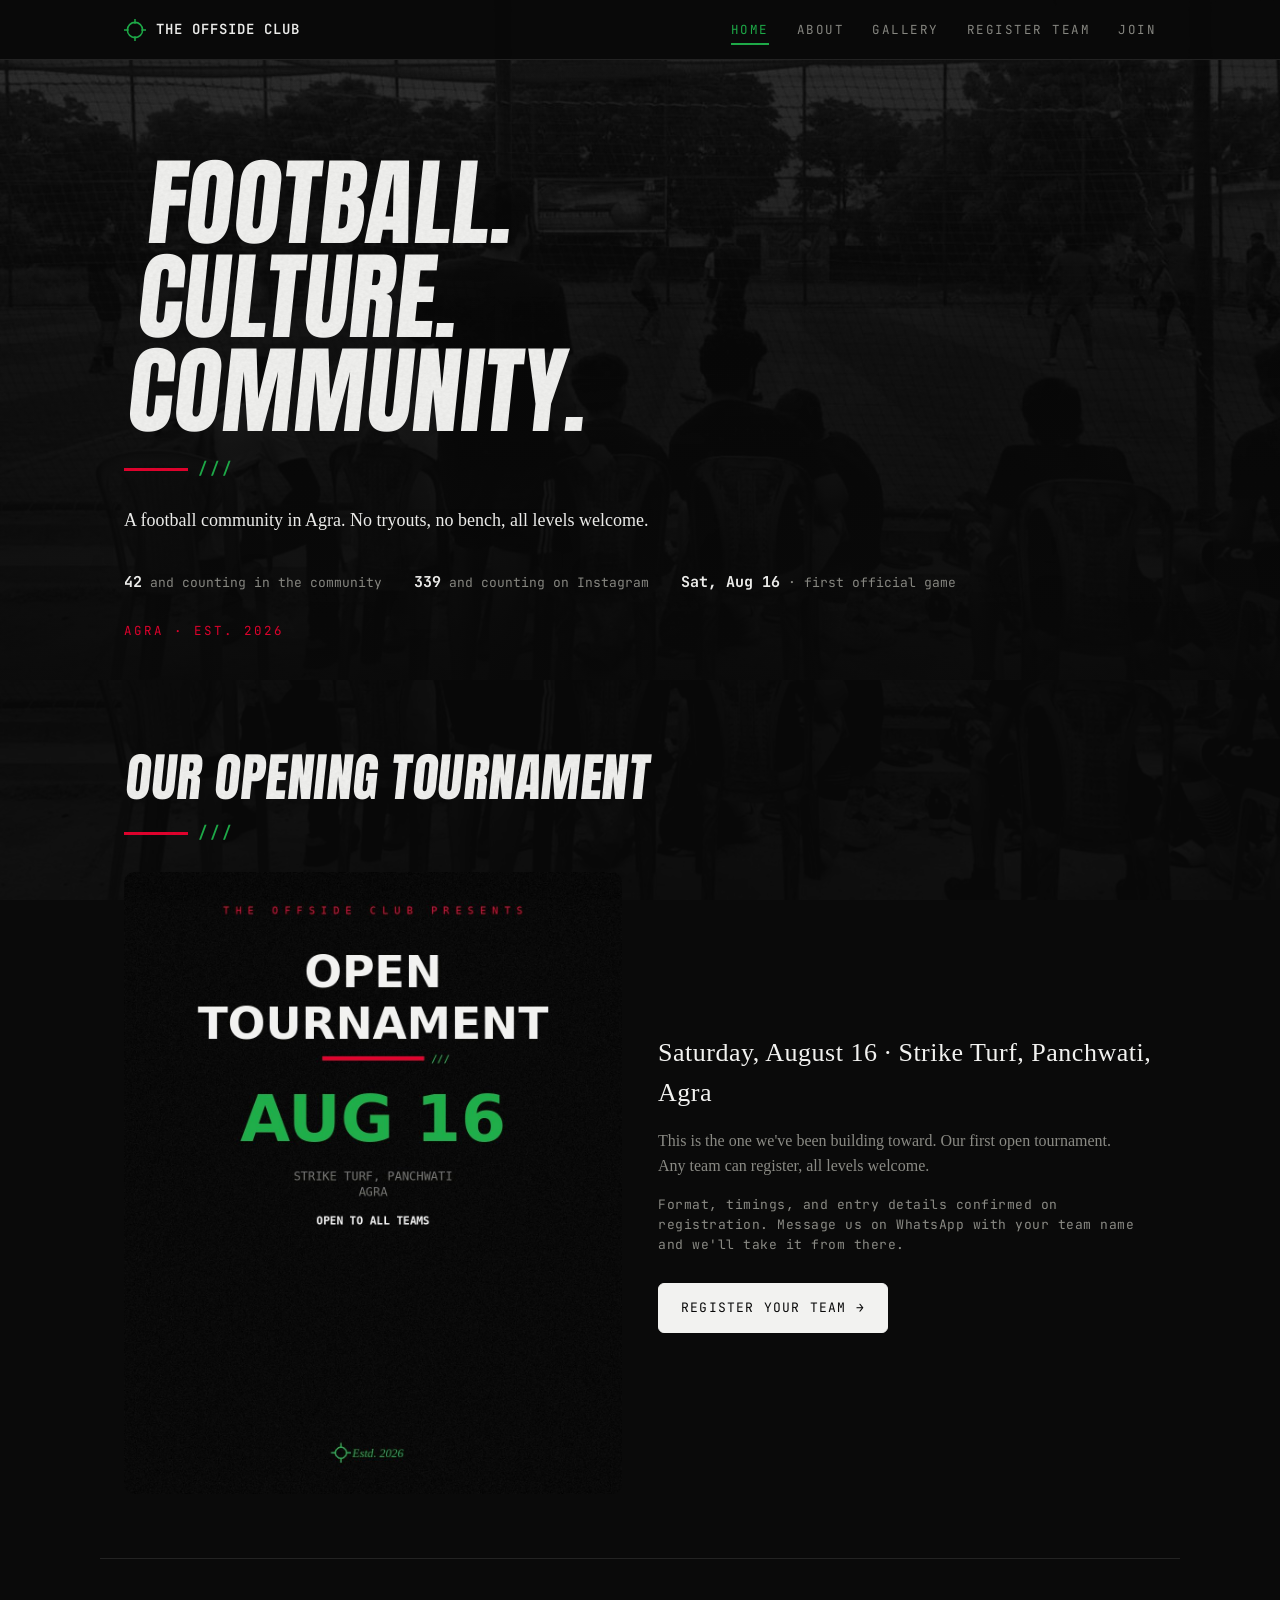
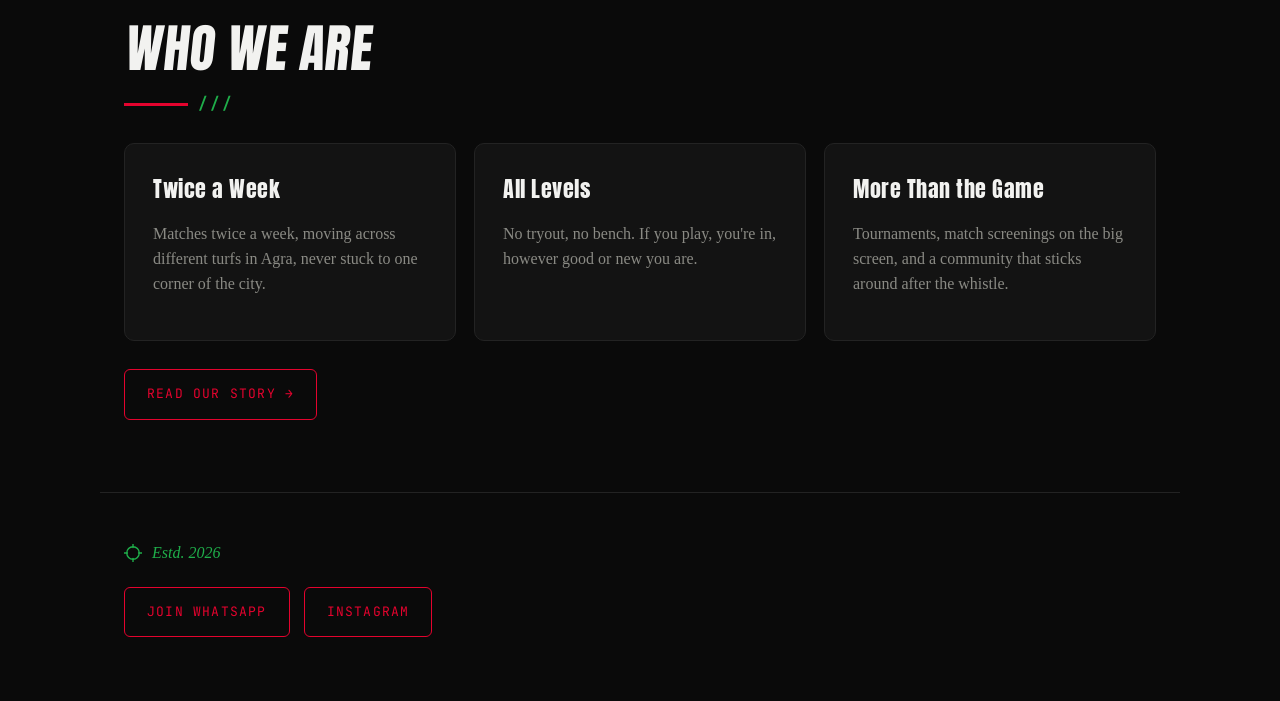
<file: index.html>
<!DOCTYPE html>
<html lang="en">
<head>
<meta charset="UTF-8">
<meta name="viewport" content="width=device-width, initial-scale=1.0">
<title>The Offside Club | Agra's Football Community</title>
<meta name="description" content="A football community in Agra. Games twice a week across the city, open tournaments and match screenings. No tryouts, no bench, all levels welcome.">
<link rel="stylesheet" href="style.css">
<script src="cms-config.js" defer></script>
<script src="cms.js" defer></script>
<script src="app.js" defer></script>
</head>
<body>

<svg class="grain" viewBox="0 0 400 400" preserveAspectRatio="none">
  <defs><filter id="grainF"><feTurbulence type="fractalNoise" baseFrequency="0.85" numOctaves="2" stitchTiles="stitch"/><feColorMatrix type="matrix" values="0 0 0 0 0  0 0 0 0 0  0 0 0 0 0  0 0 0 1 0"/></filter></defs>
  <rect width="400" height="400" filter="url(#grainF)"/>
</svg>

<nav class="nav">
  <div class="nav-inner">
    <a class="brand" href="index.html">
      <svg class="crosshair spin-in" width="22" height="22" viewBox="0 0 26 26"><g stroke="#1FAE4A" stroke-width="1.8" stroke-linecap="round"><circle cx="13" cy="13" r="9" fill="none"/><line x1="13" y1="0" x2="13" y2="5"/><line x1="13" y1="21" x2="13" y2="26"/><line x1="0" y1="13" x2="5" y2="13"/><line x1="21" y1="13" x2="26" y2="13"/></g></svg>
      <span class="brand-word">THE OFFSIDE CLUB</span>
    </a>
    <button class="navtoggle" aria-label="Menu">☰</button>
    <ul class="navlinks">
      <li><a href="index.html" class="active">Home</a></li>
      <li><a href="about.html">About</a></li>
      <li><a href="gallery.html">Gallery</a></li>
      <li><a href="register-team.html">Register Team</a></li>
      <li><a href="join.html">Join</a></li>
    </ul>
  </div>
</nav>

<main>

<header class="hero">
 <div class="wrap">
  <h1 class="display" data-cms-html="home.hero.h1">FOOTBALL.<br>CULTURE.<br>COMMUNITY.</h1>
  <div class="rule"><div class="bar"></div><span class="slash">///</span></div>
  <p class="lede" data-cms="home.hero.lede">A football community in Agra. No tryouts, no bench, all levels welcome.</p>
  <div class="stats">
    <span><b data-cms="home.stat1.value">42</b> <span data-cms="home.stat1.label">and counting in the community</span></span>
    <span><b data-cms="home.stat2.value">339</b> <span data-cms="home.stat2.label">and counting on Instagram</span></span>
    <span><b data-cms="home.stat3.value">Sat, Aug 16</b> <span data-cms="home.stat3.label">· first official game</span></span>
  </div>
  <span class="eyebrow hero-tag" data-cms="home.hero.tag">Agra · Est. 2026</span>
 </div>
</header>

<section class="wrap" style="padding-bottom:64px;">
  <h2 class="display" style="font-size:clamp(32px,5vw,52px);" data-cms="home.tourn.title">OUR OPENING TOURNAMENT</h2>
  <div class="rule"><div class="bar"></div><span class="slash">///</span></div>
  <div class="split-2">
    <a class="media-zoom" href="photos/tournament-poster.jpg" target="_blank" rel="noopener">
      <img data-cms-src="img.poster" src="photos/tournament-poster.jpg" alt="The Offside Club Open Tournament, Aug 16, Strike Turf, Panchwati, Agra">
    </a>
    <div>
      <h3 style="font-size:26px; font-family:Georgia,serif; font-weight:normal; color:var(--chalk); margin-top:0;" data-cms="home.tourn.h3">Saturday, August 16 · Strike Turf, Panchwati, Agra</h3>
      <p data-cms="home.tourn.p1">This is the one we've been building toward. Our first open tournament. Any team can register, all levels welcome.</p>
      <p style="font-family:'JetBrains Mono',monospace; font-size:13px; color:var(--steel); letter-spacing:0.5px;" data-cms="home.tourn.p2">Format, timings, and entry details confirmed on registration. Message us on WhatsApp with your team name and we'll take it from there.</p>
      <div class="btn-row"><a class="btn solid" href="register-team.html" data-cms="home.tourn.btn">Register Your Team →</a></div>
    </div>
  </div>
</section>

<section class="wrap" style="padding-top:64px;">
  <h2 class="display" style="font-size:clamp(32px,5vw,52px);" data-cms="home.who.title">WHO WE ARE</h2>
  <div class="rule"><div class="bar"></div><span class="slash">///</span></div>
  <div class="grid-3">
    <div class="card">
      <h3 style="font-size:22px;" data-cms="home.card1.title">Twice a Week</h3>
      <p data-cms="home.card1.body">Matches twice a week, moving across different turfs in Agra, never stuck to one corner of the city.</p>
    </div>
    <div class="card">
      <h3 style="font-size:22px;" data-cms="home.card2.title">All Levels</h3>
      <p data-cms="home.card2.body">No tryout, no bench. If you play, you're in, however good or new you are.</p>
    </div>
    <div class="card">
      <h3 style="font-size:22px;" data-cms="home.card3.title">More Than the Game</h3>
      <p data-cms="home.card3.body">Tournaments, match screenings on the big screen, and a community that sticks around after the whistle.</p>
    </div>
  </div>
  <div class="btn-row"><a class="btn" href="about.html" data-cms="home.who.btn">Read Our Story →</a></div>
</section>

</main>

<footer class="wrap">
  <div class="footer-signature">
    <svg width="18" height="18" viewBox="0 0 26 26"><g stroke="#1FAE4A" stroke-width="2" stroke-linecap="round"><circle cx="13" cy="13" r="9" fill="none"/><line x1="13" y1="0" x2="13" y2="5"/><line x1="13" y1="21" x2="13" y2="26"/><line x1="0" y1="13" x2="5" y2="13"/><line x1="21" y1="13" x2="26" y2="13"/></g></svg>
    Estd. 2026
  </div>
  <div class="footer-links">
    <a class="btn" href="https://chat.whatsapp.com/CTaRtjwTQTb9jP2LODt9ru" target="_blank" rel="noopener">Join WhatsApp</a>
    <a class="btn" href="https://instagram.com/offsideclub.toc" target="_blank" rel="noopener">Instagram</a>
  </div>
</footer>

</body>
</html>
</file>
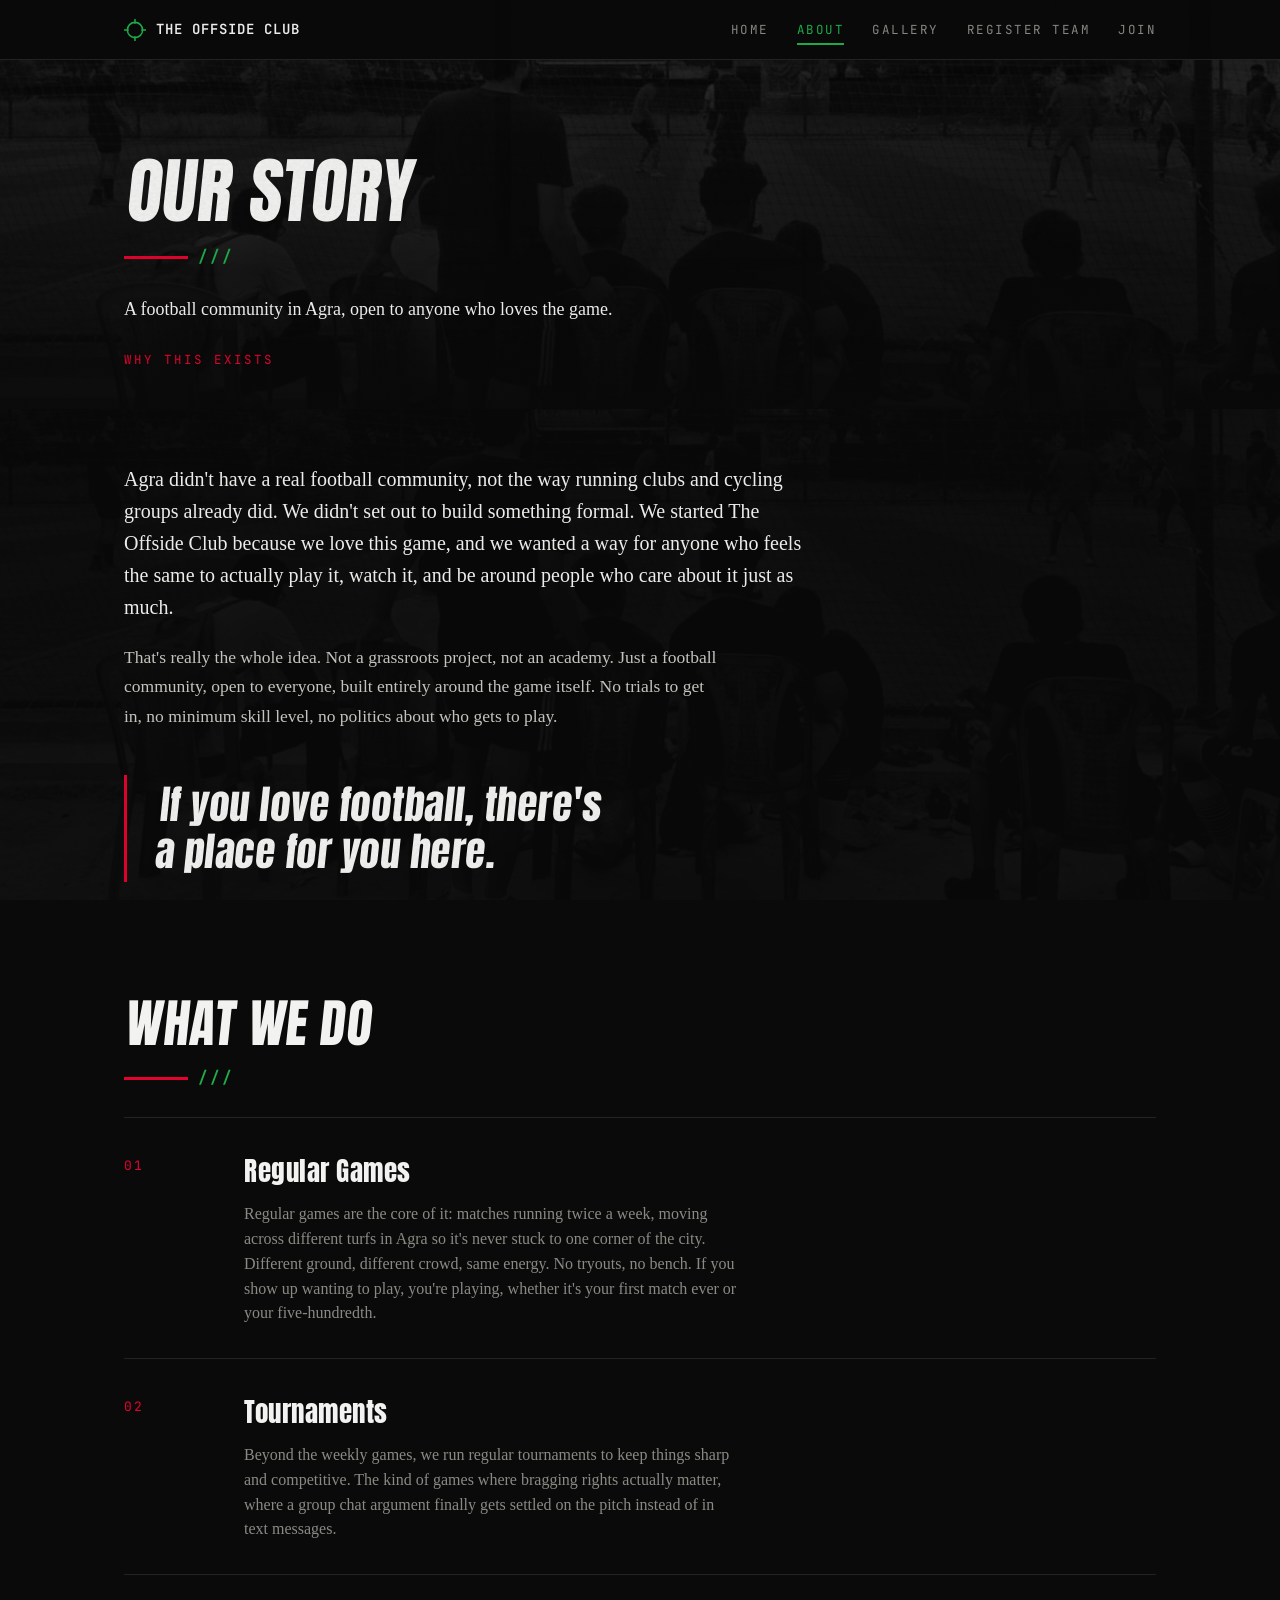
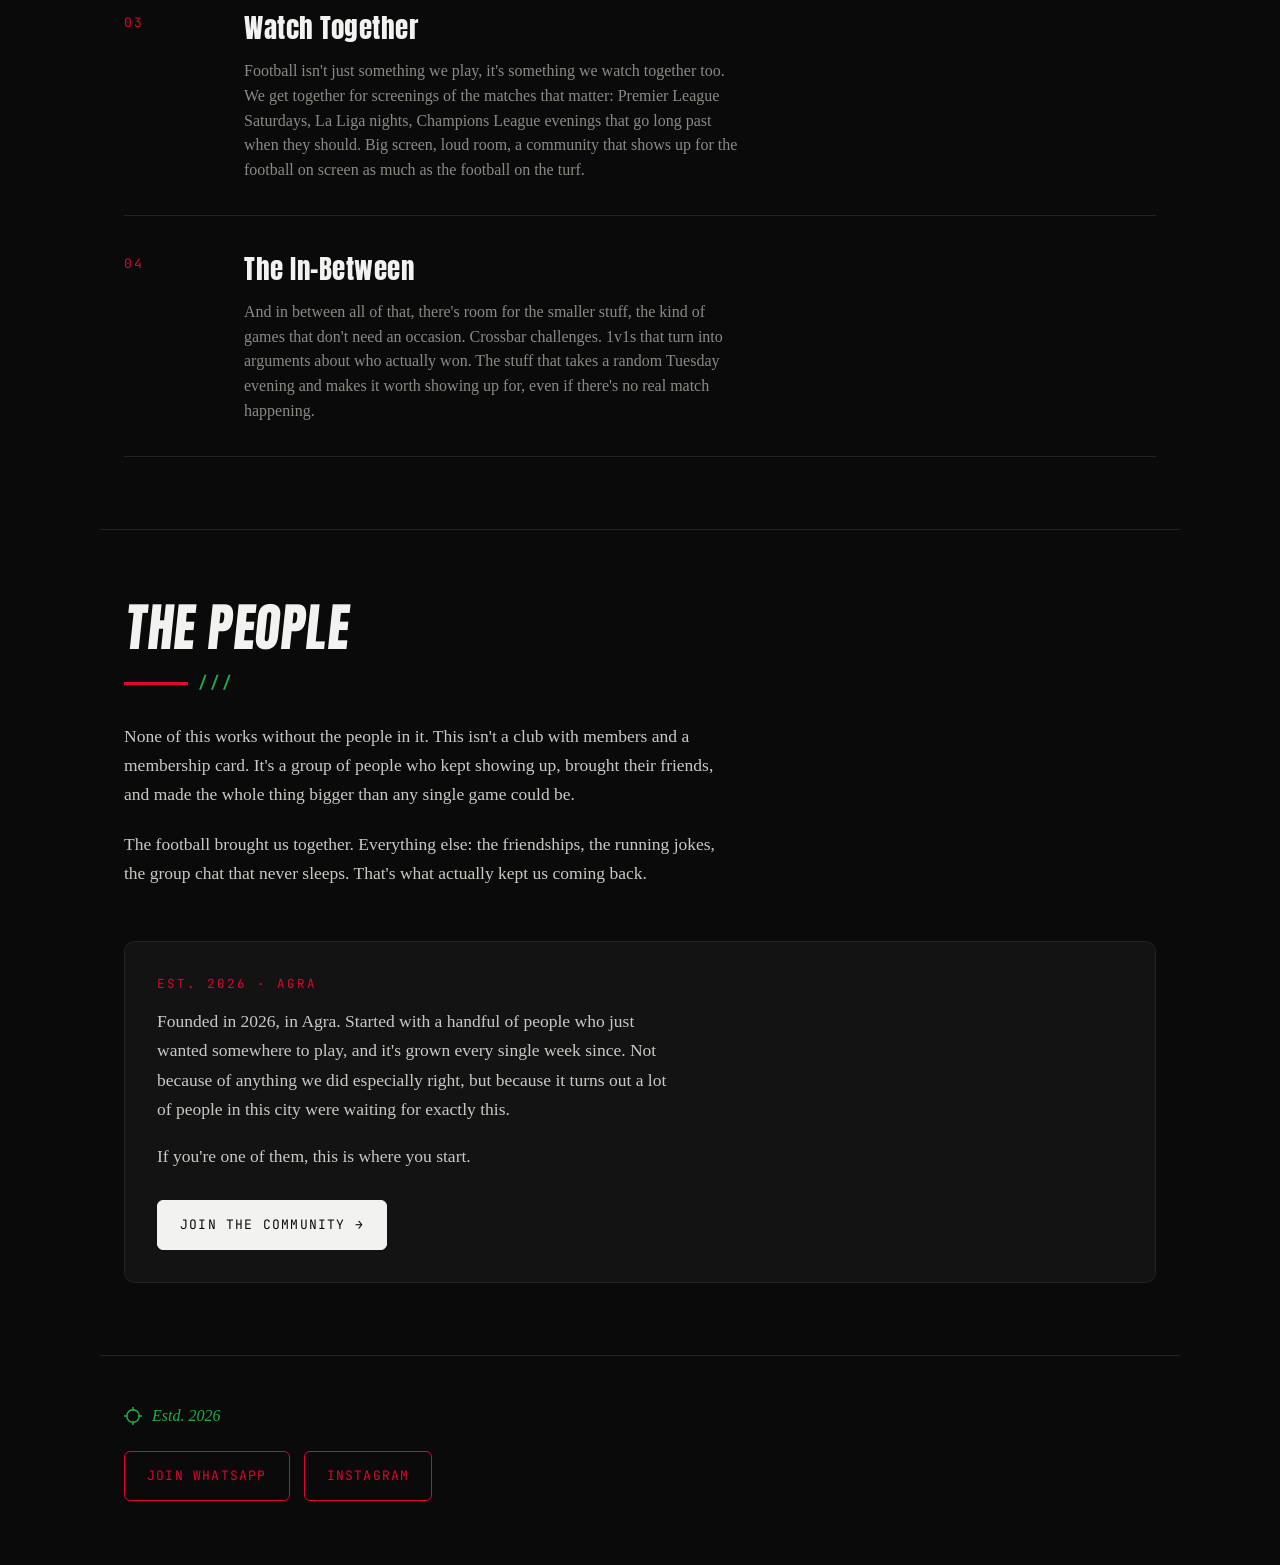
<file: about.html>
<!DOCTYPE html>
<html lang="en">
<head>
<meta charset="UTF-8">
<meta name="viewport" content="width=device-width, initial-scale=1.0">
<title>About | The Offside Club</title>
<meta name="description" content="The Offside Club is a football community in Agra: twice-weekly games across the city, tournaments, match screenings, and the people who keep showing up.">
<link rel="stylesheet" href="style.css">
<script src="cms-config.js" defer></script>
<script src="cms.js" defer></script>
<script src="app.js" defer></script>
</head>
<body>

<svg class="grain" viewBox="0 0 400 400" preserveAspectRatio="none">
  <defs><filter id="grainF"><feTurbulence type="fractalNoise" baseFrequency="0.85" numOctaves="2" stitchTiles="stitch"/><feColorMatrix type="matrix" values="0 0 0 0 0  0 0 0 0 0  0 0 0 0 0  0 0 0 1 0"/></filter></defs>
  <rect width="400" height="400" filter="url(#grainF)"/>
</svg>

<nav class="nav">
  <div class="nav-inner">
    <a class="brand" href="index.html">
      <svg class="crosshair" width="22" height="22" viewBox="0 0 26 26" aria-hidden="true"><g stroke="#1FAE4A" stroke-width="1.8" stroke-linecap="round"><circle cx="13" cy="13" r="9" fill="none"/><line x1="13" y1="0" x2="13" y2="5"/><line x1="13" y1="21" x2="13" y2="26"/><line x1="0" y1="13" x2="5" y2="13"/><line x1="21" y1="13" x2="26" y2="13"/></g></svg>
      <span class="brand-word">THE OFFSIDE CLUB</span>
    </a>
    <button class="navtoggle" aria-label="Menu">☰</button>
    <ul class="navlinks">
      <li><a href="index.html">Home</a></li>
      <li><a href="about.html" class="active">About</a></li>
      <li><a href="gallery.html">Gallery</a></li>
      <li><a href="register-team.html">Register Team</a></li>
      <li><a href="join.html">Join</a></li>
    </ul>
  </div>
</nav>

<main>

<header class="hero">
 <div class="wrap">
  <h1 class="display" style="font-size:clamp(40px,7vw,72px);" data-cms="about.h1">OUR STORY</h1>
  <div class="rule"><div class="bar"></div><span class="slash">///</span></div>
  <p class="lede" data-cms="about.lede">A football community in Agra, open to anyone who loves the game.</p>
  <span class="eyebrow hero-tag" data-cms="about.tag">Why This Exists</span>
 </div>
</header>

<section class="wrap story" style="border-bottom:none; padding-top:34px; padding-bottom:0;">
  <p class="opening" data-cms="about.opening">Agra didn't have a real football community, not the way running clubs and cycling groups already did. We didn't set out to build something formal. We started The Offside Club because we love this game, and we wanted a way for anyone who feels the same to actually play it, watch it, and be around people who care about it just as much.</p>

  <p data-cms="about.p2">That's really the whole idea. Not a grassroots project, not an academy. Just a football community, open to everyone, built entirely around the game itself. No trials to get in, no minimum skill level, no politics about who gets to play.</p>

  <blockquote class="pullquote"><span data-cms="about.quote">If you love football, there's a place for you here.</span></blockquote>
</section>

<section class="wrap">
  <h2 class="display" style="font-size:clamp(30px,5vw,52px);" data-cms="about.what.title">WHAT WE DO</h2>
  <div class="rule"><div class="bar"></div><span class="slash">///</span></div>

  <div class="story-row">
    <div class="num">01</div>
    <div>
      <h3 data-cms="about.row1.title">Regular Games</h3>
      <p data-cms="about.row1.body">Regular games are the core of it: matches running twice a week, moving across different turfs in Agra so it's never stuck to one corner of the city. Different ground, different crowd, same energy. No tryouts, no bench. If you show up wanting to play, you're playing, whether it's your first match ever or your five-hundredth.</p>
    </div>
  </div>

  <div class="story-row">
    <div class="num">02</div>
    <div>
      <h3 data-cms="about.row2.title">Tournaments</h3>
      <p data-cms="about.row2.body">Beyond the weekly games, we run regular tournaments to keep things sharp and competitive. The kind of games where bragging rights actually matter, where a group chat argument finally gets settled on the pitch instead of in text messages.</p>
    </div>
  </div>

  <div class="story-row">
    <div class="num">03</div>
    <div>
      <h3 data-cms="about.row3.title">Watch Together</h3>
      <p data-cms="about.row3.body">Football isn't just something we play, it's something we watch together too. We get together for screenings of the matches that matter: Premier League Saturdays, La Liga nights, Champions League evenings that go long past when they should. Big screen, loud room, a community that shows up for the football on screen as much as the football on the turf.</p>
    </div>
  </div>

  <div class="story-row">
    <div class="num">04</div>
    <div>
      <h3 data-cms="about.row4.title">The In-Between</h3>
      <p data-cms="about.row4.body">And in between all of that, there's room for the smaller stuff, the kind of games that don't need an occasion. Crossbar challenges. 1v1s that turn into arguments about who actually won. The stuff that takes a random Tuesday evening and makes it worth showing up for, even if there's no real match happening.</p>
    </div>
  </div>
</section>

<section class="wrap story">
  <h2 class="display" style="font-size:clamp(30px,5vw,52px);" data-cms="about.people.title">THE PEOPLE</h2>
  <div class="rule"><div class="bar"></div><span class="slash">///</span></div>

  <p data-cms="about.people.p1">None of this works without the people in it. This isn't a club with members and a membership card. It's a group of people who kept showing up, brought their friends, and made the whole thing bigger than any single game could be.</p>

  <p data-cms="about.people.p2">The football brought us together. Everything else: the friendships, the running jokes, the group chat that never sleeps. That's what actually kept us coming back.</p>

  <div class="closing">
    <span class="eyebrow" data-cms="about.closing.tag">Est. 2026 · Agra</span>
    <p style="margin-top:14px;" data-cms="about.closing.p1">Founded in 2026, in Agra. Started with a handful of people who just wanted somewhere to play, and it's grown every single week since. Not because of anything we did especially right, but because it turns out a lot of people in this city were waiting for exactly this.</p>
    <p class="lede" style="margin-top:18px;" data-cms="about.closing.p2">If you're one of them, this is where you start.</p>
    <div class="btn-row">
      <a class="btn solid" href="join.html" data-cms="about.closing.btn">Join the Community →</a>
    </div>
  </div>
</section>

</main>

<footer class="wrap">
  <div class="footer-signature">
    <svg width="18" height="18" viewBox="0 0 26 26" aria-hidden="true"><g stroke="#1FAE4A" stroke-width="2" stroke-linecap="round"><circle cx="13" cy="13" r="9" fill="none"/><line x1="13" y1="0" x2="13" y2="5"/><line x1="13" y1="21" x2="13" y2="26"/><line x1="0" y1="13" x2="5" y2="13"/><line x1="21" y1="13" x2="26" y2="13"/></g></svg>
    Estd. 2026
  </div>
  <div class="footer-links">
    <a class="btn" href="https://chat.whatsapp.com/CTaRtjwTQTb9jP2LODt9ru" target="_blank" rel="noopener">Join WhatsApp</a>
    <a class="btn" href="https://instagram.com/offsideclub.toc" target="_blank" rel="noopener">Instagram</a>
  </div>
</footer>

</body>
</html>
</file>
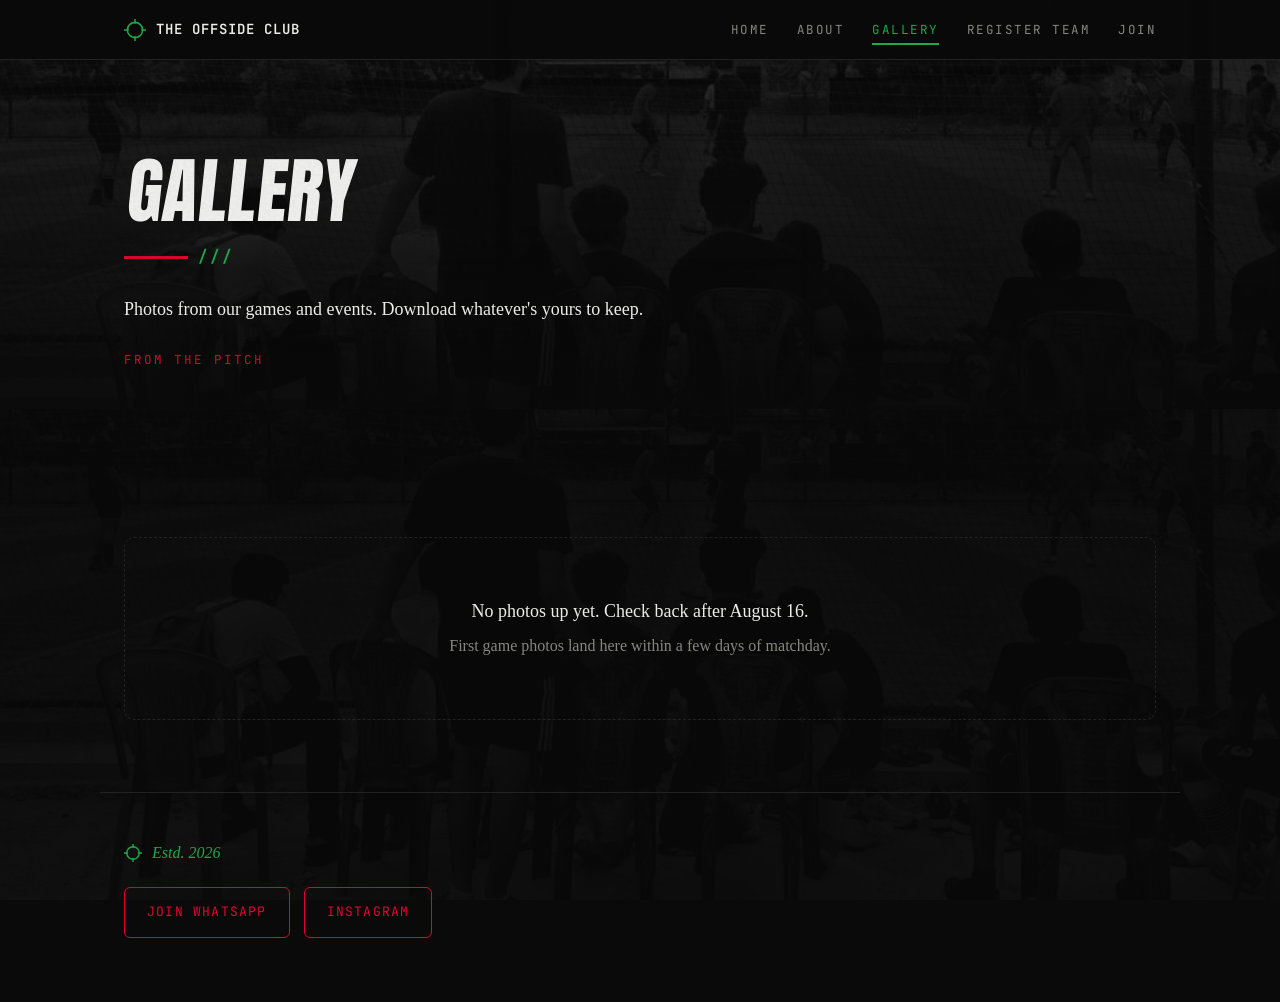
<file: gallery.html>
<!DOCTYPE html>
<html lang="en">
<head>
<meta charset="UTF-8">
<meta name="viewport" content="width=device-width, initial-scale=1.0">
<title>Gallery | The Offside Club</title>
<meta name="description" content="Photos from The Offside Club's games, tournaments and screenings in Agra. Send us yours and we'll put them up.">
<link rel="stylesheet" href="style.css">
<script src="cms-config.js" defer></script>
<script src="cms.js" defer></script>
<script src="app.js" defer></script>
</head>
<body>

<svg class="grain" viewBox="0 0 400 400" preserveAspectRatio="none">
  <defs><filter id="grainF"><feTurbulence type="fractalNoise" baseFrequency="0.85" numOctaves="2" stitchTiles="stitch"/><feColorMatrix type="matrix" values="0 0 0 0 0  0 0 0 0 0  0 0 0 0 0  0 0 0 1 0"/></filter></defs>
  <rect width="400" height="400" filter="url(#grainF)"/>
</svg>

<nav class="nav">
  <div class="nav-inner">
    <a class="brand" href="index.html">
      <svg class="crosshair" width="22" height="22" viewBox="0 0 26 26" aria-hidden="true"><g stroke="#1FAE4A" stroke-width="1.8" stroke-linecap="round"><circle cx="13" cy="13" r="9" fill="none"/><line x1="13" y1="0" x2="13" y2="5"/><line x1="13" y1="21" x2="13" y2="26"/><line x1="0" y1="13" x2="5" y2="13"/><line x1="21" y1="13" x2="26" y2="13"/></g></svg>
      <span class="brand-word">THE OFFSIDE CLUB</span>
    </a>
    <button class="navtoggle" aria-label="Menu">☰</button>
    <ul class="navlinks">
      <li><a href="index.html">Home</a></li>
      <li><a href="about.html">About</a></li>
      <li><a href="gallery.html" class="active">Gallery</a></li>
      <li><a href="register-team.html">Register Team</a></li>
      <li><a href="join.html">Join</a></li>
    </ul>
  </div>
</nav>

<main>

<header class="hero">
 <div class="wrap">
  <h1 class="display" style="font-size:clamp(40px,7vw,72px);" data-cms="gallery.h1">GALLERY</h1>
  <div class="rule"><div class="bar"></div><span class="slash">///</span></div>
  <p class="lede" data-cms="gallery.lede">Photos from our games and events. Download whatever's yours to keep.</p>
  <span class="eyebrow hero-tag" data-cms="gallery.tag">From The Pitch</span>
 </div>
</header>

<section class="wrap" style="border-bottom:none;">
  <div id="galleryGrid" class="gallery-grid"></div>
  <div id="emptyState" class="empty-state" style="display:none;">
    <p class="lede" style="margin:0 auto;" data-cms="gallery.empty1">No photos up yet. Check back after August 16.</p>
    <p style="margin:8px auto 0;" data-cms="gallery.empty2">First game photos land here within a few days of matchday.</p>
  </div>
</section>

</main>

<footer class="wrap">
  <div class="footer-signature">
    <svg width="18" height="18" viewBox="0 0 26 26" aria-hidden="true"><g stroke="#1FAE4A" stroke-width="2" stroke-linecap="round"><circle cx="13" cy="13" r="9" fill="none"/><line x1="13" y1="0" x2="13" y2="5"/><line x1="13" y1="21" x2="13" y2="26"/><line x1="0" y1="13" x2="5" y2="13"/><line x1="21" y1="13" x2="26" y2="13"/></g></svg>
    Estd. 2026
  </div>
  <div class="footer-links">
    <a class="btn" href="https://chat.whatsapp.com/CTaRtjwTQTb9jP2LODt9ru" target="_blank" rel="noopener">Join WhatsApp</a>
    <a class="btn" href="https://instagram.com/offsideclub.toc" target="_blank" rel="noopener">Instagram</a>
  </div>
</footer>

<script>
  // ADD YOUR PHOTOS HERE.
  // Drop image files into the /photos folder next to this page, then add one line per photo below.
  // "src" = filename in /photos, "caption" = optional short label.
  const photos = [
    // { src: "photos/matchday-1.jpg", caption: "First game, Aug 16" },
    // { src: "photos/matchday-2.jpg", caption: "First game, Aug 16" },
  ];

  const grid = document.getElementById('galleryGrid');
  const empty = document.getElementById('emptyState');

  function addPhoto(p) {
    const div = document.createElement('div');
    div.className = 'photo';
    const img = document.createElement('img');
    img.src = p.src;
    img.alt = p.caption || 'The Offside Club';
    img.loading = 'lazy';
    const dl = document.createElement('a');
    dl.className = 'dl';
    dl.href = p.src;
    dl.download = '';
    dl.title = 'Download';
    dl.textContent = '⬇';
    div.append(img, dl);
    grid.appendChild(div);
  }

  photos.forEach(addPhoto);
  empty.style.display = grid.children.length === 0 ? 'block' : 'none';
</script>

</body>
</html>
</file>
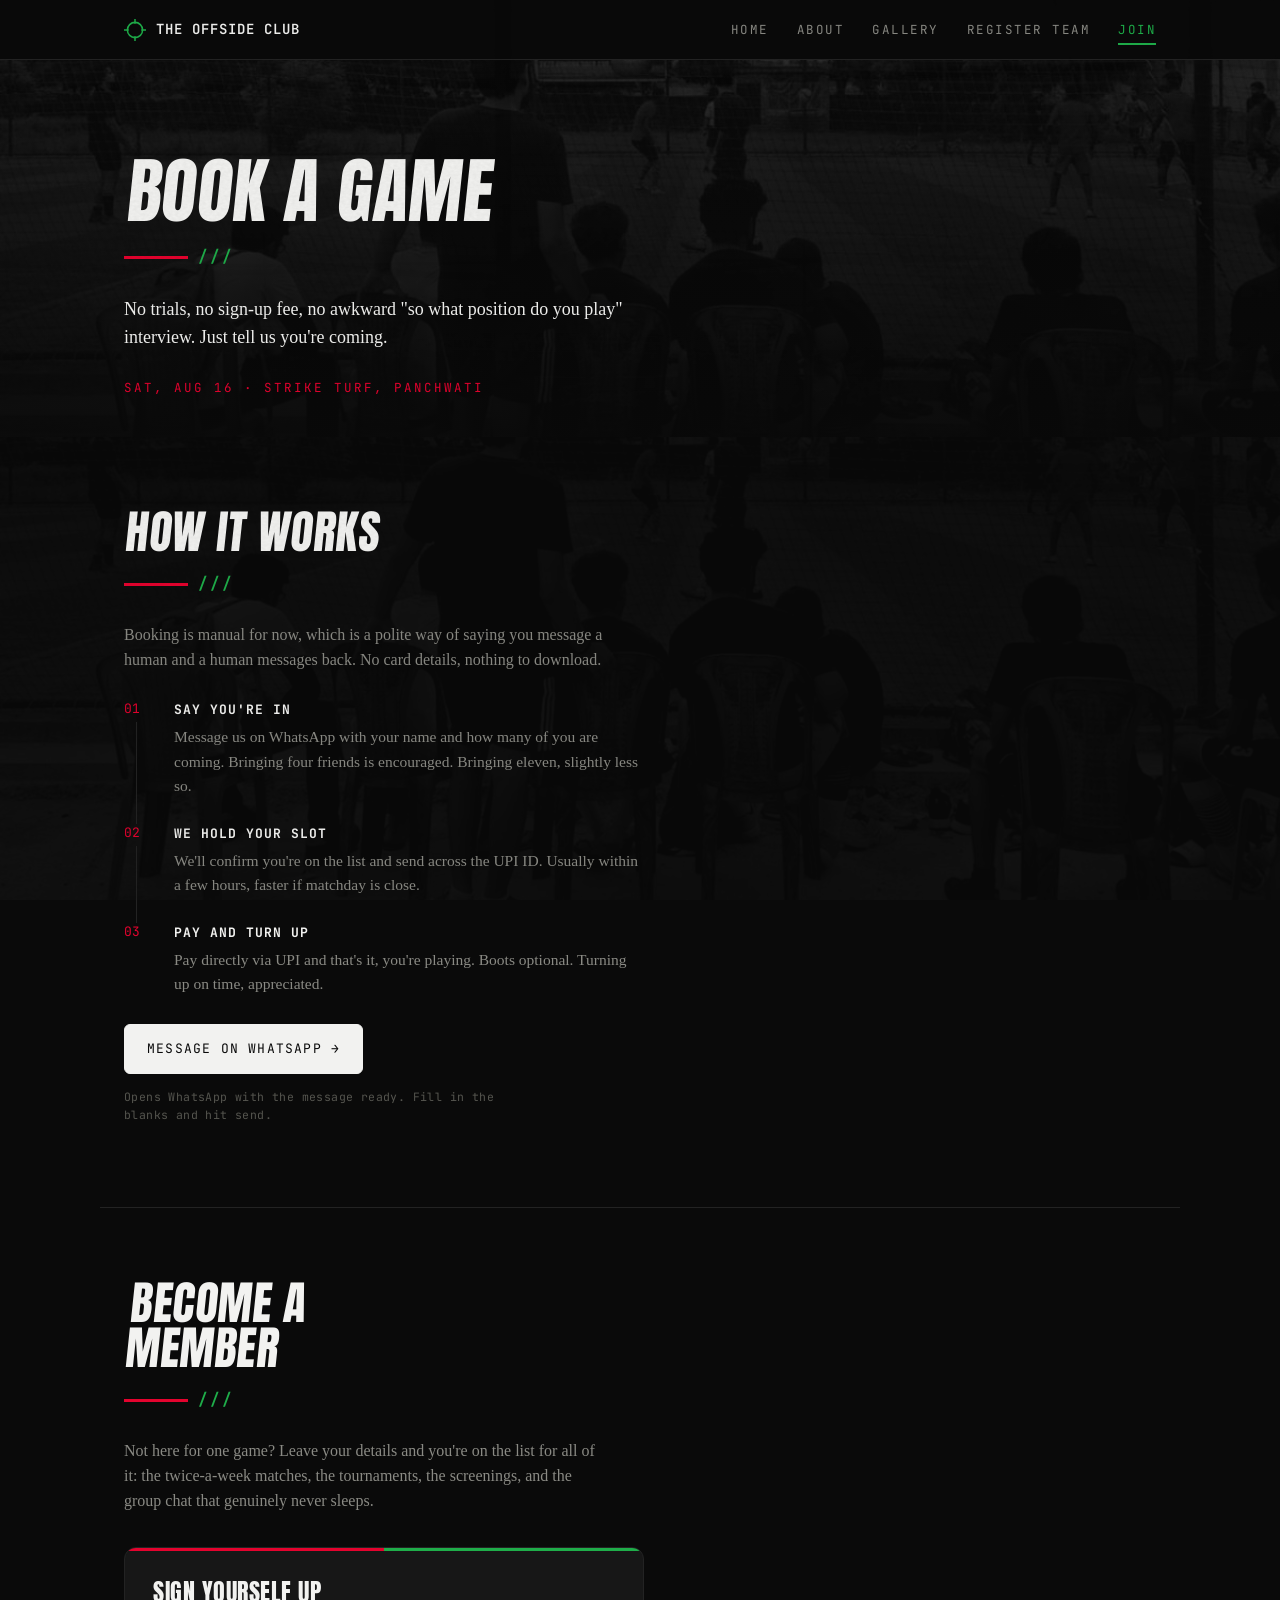
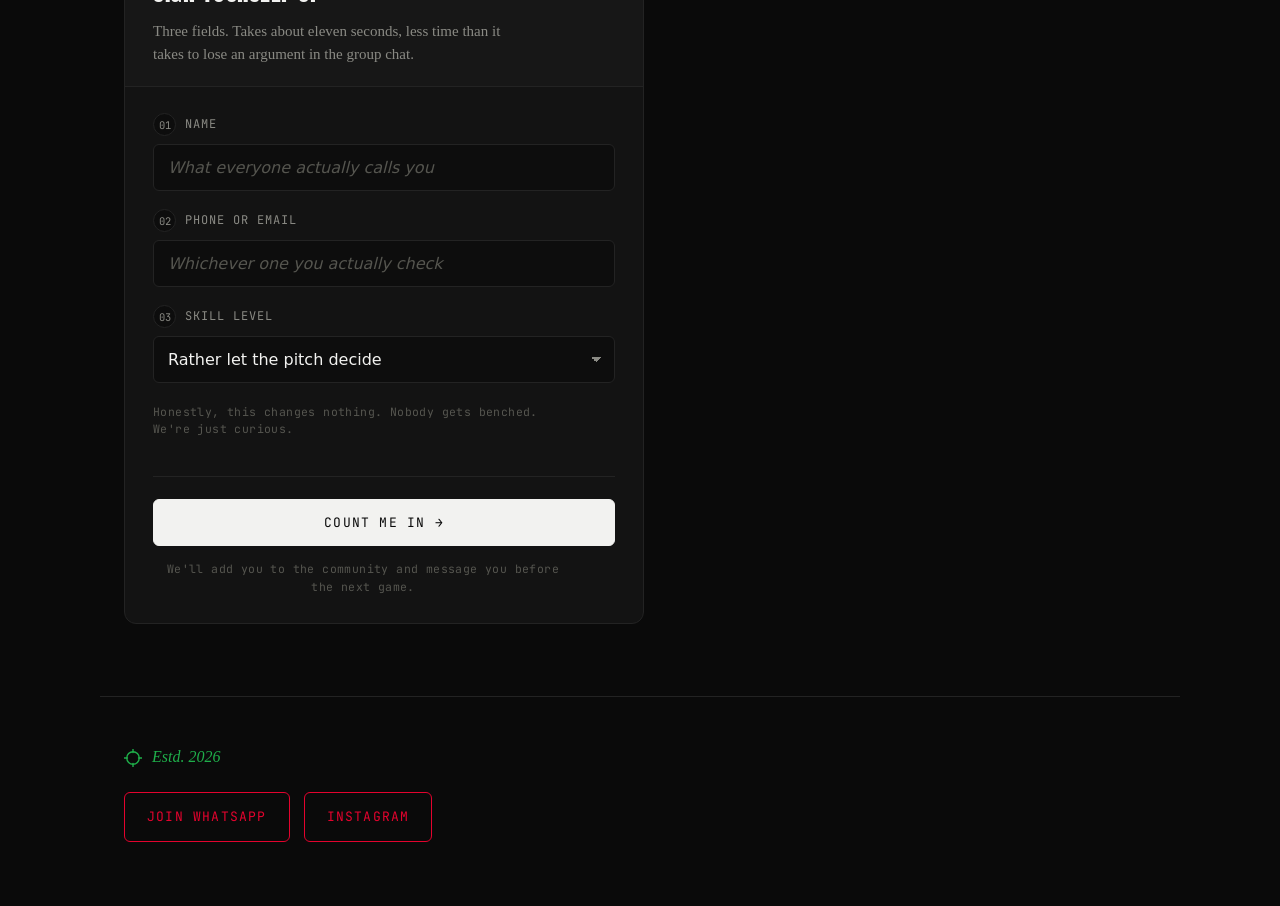
<file: join.html>
<!DOCTYPE html>
<html lang="en">
<head>
<meta charset="UTF-8">
<meta name="viewport" content="width=device-width, initial-scale=1.0">
<title>Join | The Offside Club</title>
<meta name="description" content="Book a game with The Offside Club in Agra, or join the community. Message us on WhatsApp, no card details needed.">
<link rel="stylesheet" href="style.css">
<script src="cms-config.js" defer></script>
<script src="cms.js" defer></script>
<script src="app.js" defer></script>
</head>
<body>

<svg class="grain" viewBox="0 0 400 400" preserveAspectRatio="none">
  <defs><filter id="grainF"><feTurbulence type="fractalNoise" baseFrequency="0.85" numOctaves="2" stitchTiles="stitch"/><feColorMatrix type="matrix" values="0 0 0 0 0  0 0 0 0 0  0 0 0 0 0  0 0 0 1 0"/></filter></defs>
  <rect width="400" height="400" filter="url(#grainF)"/>
</svg>

<nav class="nav">
  <div class="nav-inner">
    <a class="brand" href="index.html">
      <svg class="crosshair" width="22" height="22" viewBox="0 0 26 26" aria-hidden="true"><g stroke="#1FAE4A" stroke-width="1.8" stroke-linecap="round"><circle cx="13" cy="13" r="9" fill="none"/><line x1="13" y1="0" x2="13" y2="5"/><line x1="13" y1="21" x2="13" y2="26"/><line x1="0" y1="13" x2="5" y2="13"/><line x1="21" y1="13" x2="26" y2="13"/></g></svg>
      <span class="brand-word">THE OFFSIDE CLUB</span>
    </a>
    <button class="navtoggle" aria-label="Menu">☰</button>
    <ul class="navlinks">
      <li><a href="index.html">Home</a></li>
      <li><a href="about.html">About</a></li>
      <li><a href="gallery.html">Gallery</a></li>
      <li><a href="register-team.html">Register Team</a></li>
      <li><a href="join.html" class="active">Join</a></li>
    </ul>
  </div>
</nav>

<main>

<header class="hero">
 <div class="wrap">
  <h1 class="display" style="font-size:clamp(40px,7vw,72px);" data-cms="join.h1">BOOK A GAME</h1>
  <div class="rule"><div class="bar"></div><span class="slash">///</span></div>
  <p class="lede" data-cms="join.lede">No trials, no sign-up fee, no awkward "so what position do you play" interview. Just tell us you're coming.</p>
  <span class="eyebrow hero-tag" data-cms="join.tag">Sat, Aug 16 · Strike Turf, Panchwati</span>
 </div>
</header>

<section class="wrap">
  <h2 class="display" style="font-size:clamp(28px,5vw,46px);" data-cms="join.how.title">HOW IT WORKS</h2>
  <div class="rule"><div class="bar"></div><span class="slash">///</span></div>
  <p data-cms="join.how.p">Booking is manual for now, which is a polite way of saying you message a human and a human messages back. No card details, nothing to download.</p>

  <ol class="steps">
    <li>
      <b data-cms="join.step1.title">Say you're in</b>
      <p data-cms="join.step1.body">Message us on WhatsApp with your name and how many of you are coming. Bringing four friends is encouraged. Bringing eleven, slightly less so.</p>
    </li>
    <li>
      <b data-cms="join.step2.title">We hold your slot</b>
      <p data-cms="join.step2.body">We'll confirm you're on the list and send across the UPI ID. Usually within a few hours, faster if matchday is close.</p>
    </li>
    <li>
      <b data-cms="join.step3.title">Pay and turn up</b>
      <p data-cms="join.step3.body">Pay directly via UPI and that's it, you're playing. Boots optional. Turning up on time, appreciated.</p>
    </li>
  </ol>

  <div class="btn-row">
    <!-- href is the QR link (no phone number in it). app.js upgrades this to
         the number-format link with a prefilled message. To change the
         template wording, edit the WhatsApp block in app.js. -->
    <a class="btn solid" data-wa-template href="https://wa.me/qr/AYOCWDJDL4C6E1" target="_blank" rel="noopener" data-cms="join.btn">Message on WhatsApp →</a>
  </div>
  <p class="hint" style="margin-top:14px;" data-cms="join.btn.note">Opens WhatsApp with the message ready. Fill in the blanks and hit send.</p>
</section>

<section class="wrap" id="member" style="border-bottom:none;">
  <h2 class="display" style="font-size:clamp(28px,5vw,46px);" data-cms-html="join.member.title">BECOME A<br>MEMBER</h2>
  <div class="rule"><div class="bar"></div><span class="slash">///</span></div>
  <p data-cms="join.member.p">Not here for one game? Leave your details and you're on the list for all of it: the twice-a-week matches, the tournaments, the screenings, and the group chat that genuinely never sleeps.</p>

  <form class="form-shell" style="max-width:520px; margin-top:34px;" action="https://formspree.io/f/mykranqr" method="POST">

    <div class="form-head">
      <h2 data-cms="join.form.title">SIGN YOURSELF UP</h2>
      <p data-cms="join.form.p">Three fields. Takes about eleven seconds, less time than it takes to lose an argument in the group chat.</p>
    </div>

    <div class="form-body">
      <div class="field">
        <label for="name"><span class="jersey">01</span> Name</label>
        <input type="text" id="name" name="name" autocomplete="name" placeholder="What everyone actually calls you" required>
      </div>

      <div class="field">
        <label for="contact"><span class="jersey">02</span> Phone or Email</label>
        <input type="text" id="contact" name="contact" placeholder="Whichever one you actually check" required>
      </div>

      <div class="field">
        <label for="level"><span class="jersey">03</span> Skill Level</label>
        <select id="level" name="level">
          <option value="">Rather let the pitch decide</option>
          <option value="beginner">Beginner (first proper games)</option>
          <option value="intermediate">Intermediate (I hold my own)</option>
          <option value="advanced">Advanced (I'm being modest)</option>
        </select>
        <p class="hint" data-cms="join.form.hint">Honestly, this changes nothing. Nobody gets benched. We're just curious.</p>
      </div>

      <div class="form-foot">
        <button type="submit" class="btn solid" data-cms="join.form.btn">Count Me In →</button>
        <p class="hint" data-cms="join.form.note">We'll add you to the community and message you before the next game.</p>
      </div>
    </div>
  </form>
</section>

</main>

<footer class="wrap">
  <div class="footer-signature">
    <svg width="18" height="18" viewBox="0 0 26 26" aria-hidden="true"><g stroke="#1FAE4A" stroke-width="2" stroke-linecap="round"><circle cx="13" cy="13" r="9" fill="none"/><line x1="13" y1="0" x2="13" y2="5"/><line x1="13" y1="21" x2="13" y2="26"/><line x1="0" y1="13" x2="5" y2="13"/><line x1="21" y1="13" x2="26" y2="13"/></g></svg>
    Estd. 2026
  </div>
  <div class="footer-links">
    <a class="btn" href="https://chat.whatsapp.com/CTaRtjwTQTb9jP2LODt9ru" target="_blank" rel="noopener">Join WhatsApp</a>
    <a class="btn" href="https://instagram.com/offsideclub.toc" target="_blank" rel="noopener">Instagram</a>
  </div>
</footer>

</body>
</html>
</file>
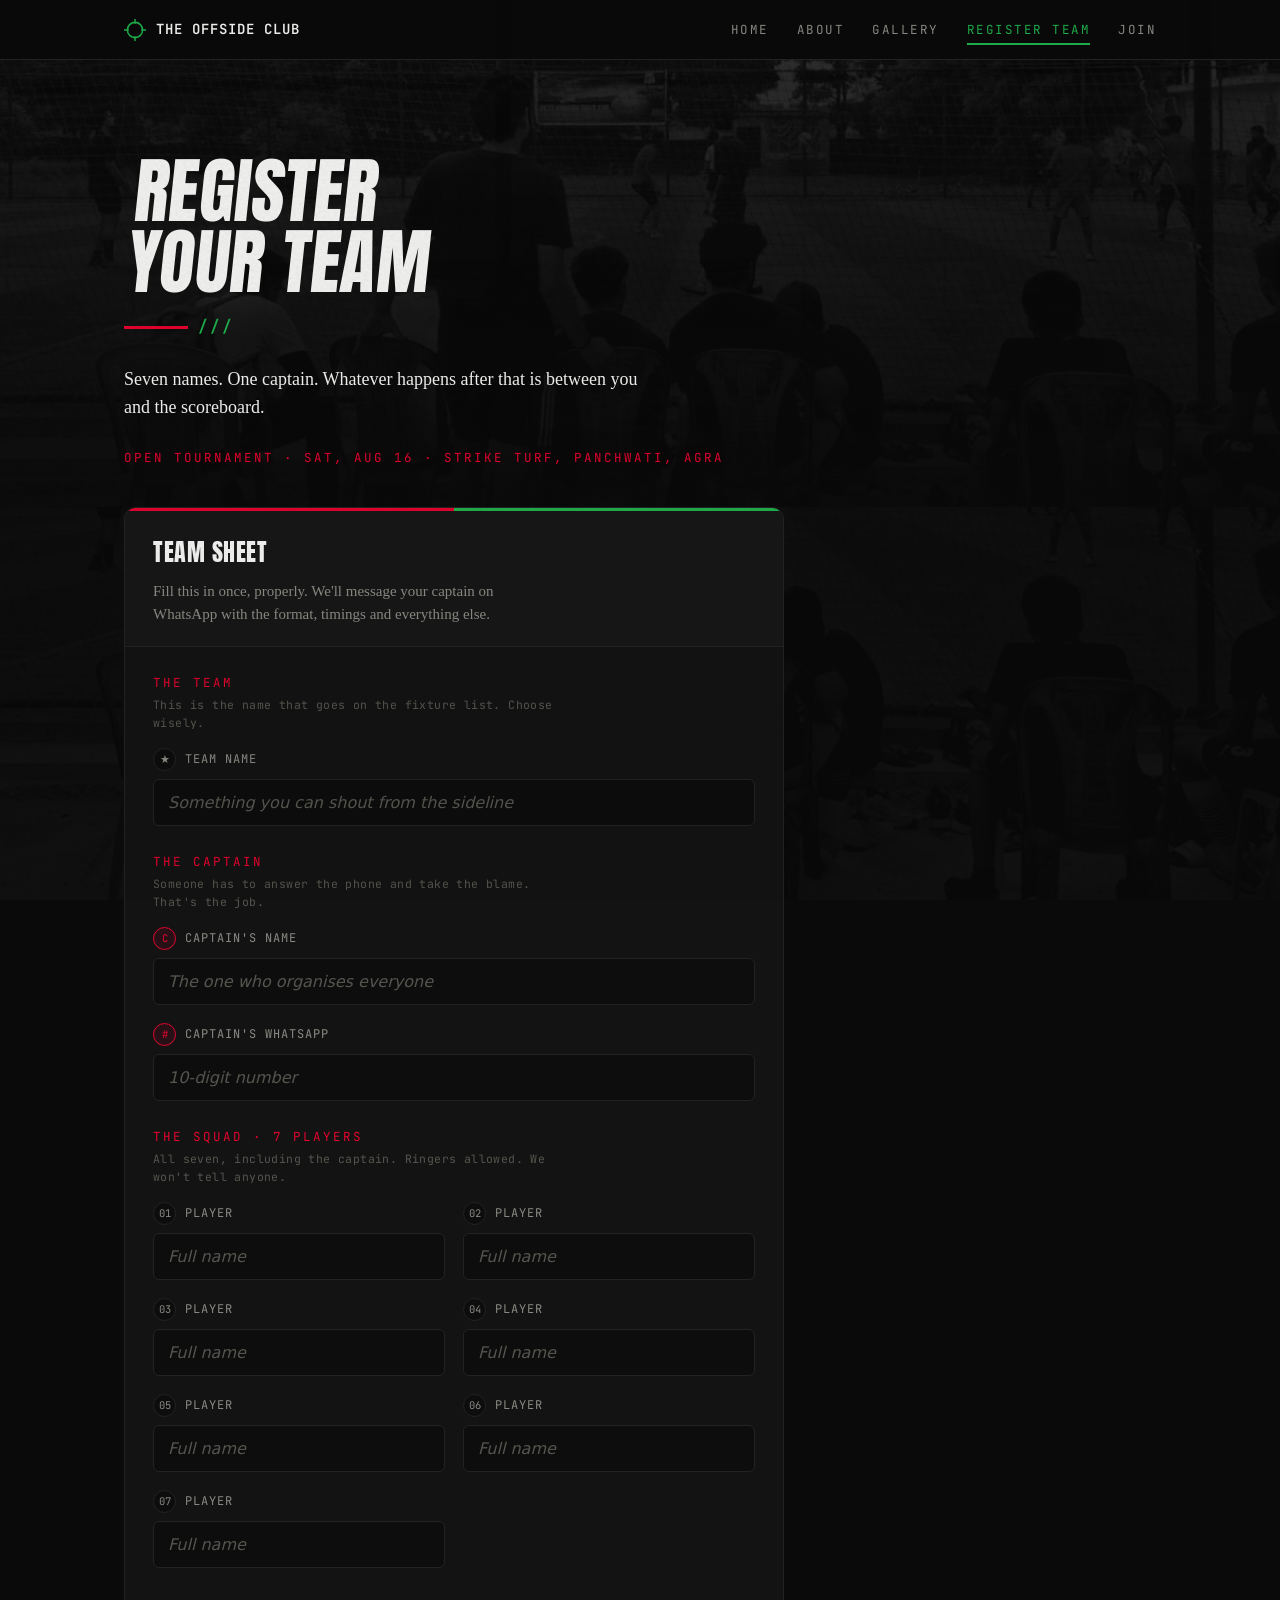
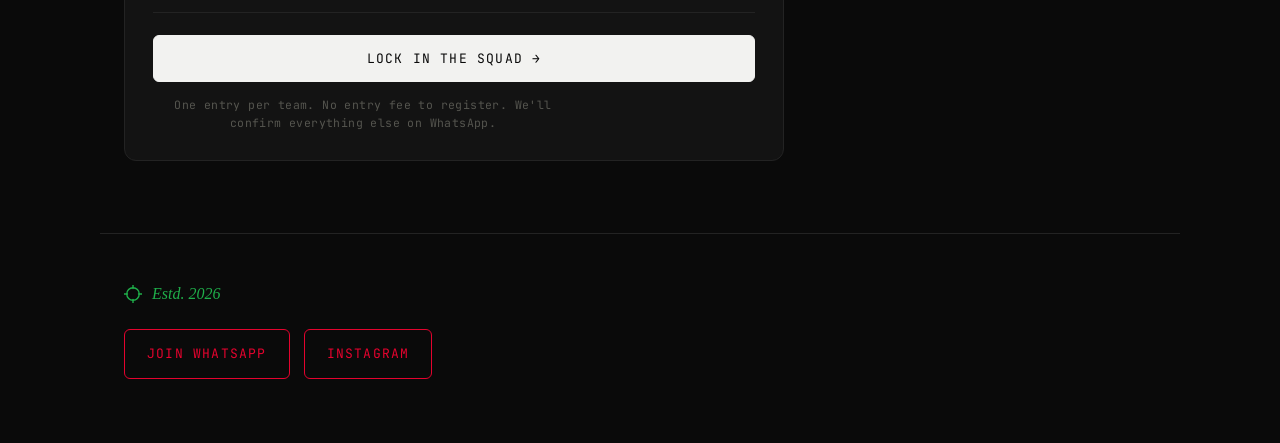
<file: register-team.html>
<!DOCTYPE html>
<html lang="en">
<head>
<meta charset="UTF-8">
<meta name="viewport" content="width=device-width, initial-scale=1.0">
<title>Register Your Team | The Offside Club</title>
<meta name="description" content="Register your team for The Offside Club Open Tournament, Saturday August 16, Strike Turf, Panchwati, Agra. All levels welcome.">
<link rel="stylesheet" href="style.css">
<script src="cms-config.js" defer></script>
<script src="cms.js" defer></script>
<script src="app.js" defer></script>
</head>
<body>

<svg class="grain" viewBox="0 0 400 400" preserveAspectRatio="none">
  <defs><filter id="grainF"><feTurbulence type="fractalNoise" baseFrequency="0.85" numOctaves="2" stitchTiles="stitch"/><feColorMatrix type="matrix" values="0 0 0 0 0  0 0 0 0 0  0 0 0 0 0  0 0 0 1 0"/></filter></defs>
  <rect width="400" height="400" filter="url(#grainF)"/>
</svg>

<nav class="nav">
  <div class="nav-inner">
    <a class="brand" href="index.html">
      <svg class="crosshair" width="22" height="22" viewBox="0 0 26 26" aria-hidden="true"><g stroke="#1FAE4A" stroke-width="1.8" stroke-linecap="round"><circle cx="13" cy="13" r="9" fill="none"/><line x1="13" y1="0" x2="13" y2="5"/><line x1="13" y1="21" x2="13" y2="26"/><line x1="0" y1="13" x2="5" y2="13"/><line x1="21" y1="13" x2="26" y2="13"/></g></svg>
      <span class="brand-word">THE OFFSIDE CLUB</span>
    </a>
    <button class="navtoggle" aria-label="Menu">☰</button>
    <ul class="navlinks">
      <li><a href="index.html">Home</a></li>
      <li><a href="about.html">About</a></li>
      <li><a href="gallery.html">Gallery</a></li>
      <li><a href="register-team.html" class="active">Register Team</a></li>
      <li><a href="join.html">Join</a></li>
    </ul>
  </div>
</nav>

<main>

<header class="hero">
 <div class="wrap">
  <h1 class="display" style="font-size:clamp(40px,7vw,72px);" data-cms-html="reg.h1">REGISTER<br>YOUR TEAM</h1>
  <div class="rule"><div class="bar"></div><span class="slash">///</span></div>
  <p class="lede" data-cms="reg.lede">Seven names. One captain. Whatever happens after that is between you and the scoreboard.</p>
  <span class="eyebrow hero-tag" data-cms="reg.tag">Open Tournament · Sat, Aug 16 · Strike Turf, Panchwati, Agra</span>
 </div>
</header>

<section class="wrap" style="border-bottom:none; padding-top:0;">
  <form class="form-shell" action="https://formspree.io/f/mykranqr" method="POST">

    <div class="form-head">
      <h2 data-cms="reg.form.title">TEAM SHEET</h2>
      <p data-cms="reg.form.p">Fill this in once, properly. We'll message your captain on WhatsApp with the format, timings and everything else.</p>
    </div>

    <div class="form-body">

      <div class="form-section">
        <span class="eyebrow" data-cms="reg.s1.eyebrow">The Team</span>
        <p class="hint" data-cms="reg.s1.hint">This is the name that goes on the fixture list. Choose wisely.</p>

        <div class="field">
          <label for="team"><span class="jersey">★</span> Team Name</label>
          <input type="text" id="team" name="team_name" placeholder="Something you can shout from the sideline" required>
        </div>
      </div>

      <div class="form-section">
        <span class="eyebrow" data-cms="reg.s2.eyebrow">The Captain</span>
        <p class="hint" data-cms="reg.s2.hint">Someone has to answer the phone and take the blame. That's the job.</p>

        <div class="field">
          <label for="captain_name"><span class="jersey armband">C</span> Captain's Name</label>
          <input type="text" id="captain_name" name="captain_name" placeholder="The one who organises everyone" required>
        </div>
        <div class="field">
          <label for="captain_whatsapp"><span class="jersey armband">#</span> Captain's WhatsApp</label>
          <input type="tel" id="captain_whatsapp" name="captain_whatsapp" inputmode="tel" autocomplete="tel" placeholder="10-digit number" required>
        </div>
      </div>

      <div class="form-section">
        <span class="eyebrow" data-cms="reg.s3.eyebrow">The Squad · 7 Players</span>
        <p class="hint" data-cms="reg.s3.hint">All seven, including the captain. Ringers allowed. We won't tell anyone.</p>

        <!-- The seven boxes below are the default. The admin panel can add or
             remove boxes; cms.js adjusts this list on load. -->
        <div class="squad-grid" id="squadGrid">
          <div class="field"><label for="p1"><span class="jersey">01</span> Player</label><input type="text" id="p1" name="player_1" placeholder="Full name" required></div>
          <div class="field"><label for="p2"><span class="jersey">02</span> Player</label><input type="text" id="p2" name="player_2" placeholder="Full name" required></div>
          <div class="field"><label for="p3"><span class="jersey">03</span> Player</label><input type="text" id="p3" name="player_3" placeholder="Full name" required></div>
          <div class="field"><label for="p4"><span class="jersey">04</span> Player</label><input type="text" id="p4" name="player_4" placeholder="Full name" required></div>
          <div class="field"><label for="p5"><span class="jersey">05</span> Player</label><input type="text" id="p5" name="player_5" placeholder="Full name" required></div>
          <div class="field"><label for="p6"><span class="jersey">06</span> Player</label><input type="text" id="p6" name="player_6" placeholder="Full name" required></div>
          <div class="field"><label for="p7"><span class="jersey">07</span> Player</label><input type="text" id="p7" name="player_7" placeholder="Full name" required></div>
        </div>
      </div>

      <div class="form-foot">
        <button type="submit" class="btn solid" data-cms="reg.btn">Lock In The Squad →</button>
        <p class="hint" data-cms="reg.note">One entry per team. No entry fee to register. We'll confirm everything else on WhatsApp.</p>
      </div>

    </div>
  </form>
</section>

</main>

<footer class="wrap">
  <div class="footer-signature">
    <svg width="18" height="18" viewBox="0 0 26 26" aria-hidden="true"><g stroke="#1FAE4A" stroke-width="2" stroke-linecap="round"><circle cx="13" cy="13" r="9" fill="none"/><line x1="13" y1="0" x2="13" y2="5"/><line x1="13" y1="21" x2="13" y2="26"/><line x1="0" y1="13" x2="5" y2="13"/><line x1="21" y1="13" x2="26" y2="13"/></g></svg>
    Estd. 2026
  </div>
  <div class="footer-links">
    <a class="btn" href="https://chat.whatsapp.com/CTaRtjwTQTb9jP2LODt9ru" target="_blank" rel="noopener">Join WhatsApp</a>
    <a class="btn" href="https://instagram.com/offsideclub.toc" target="_blank" rel="noopener">Instagram</a>
  </div>
</footer>

</body>
</html>
</file>
<file: style.css>
@import url('https://fonts.googleapis.com/css2?family=Anton&family=JetBrains+Mono:ital,wght@0,400;0,600;1,400&display=swap');

:root {
  --ink: #0A0A0A;
  --card: #131313;
  --red: #E4032E;
  --green: #1FAE4A;
  --chalk: #F2F2F0;
  --steel: #8a8a84;
  --steel-dim: #55554f;
  --border: #232323;
  --max: 1080px;
  --pad: 24px;
  --sect: 72px;
  --ease: cubic-bezier(0.22, 0.61, 0.36, 1);
  --sans: 'JetBrains Mono', ui-monospace, SFMono-Regular, Menlo, monospace;
  --ui: system-ui, -apple-system, 'Segoe UI', Roboto, sans-serif;
}

* { box-sizing: border-box; }
html { scroll-behavior: smooth; -webkit-text-size-adjust: 100%; }
section[id] { scroll-margin-top: 90px; }
body {
  margin: 0;
  background: var(--ink);
  color: var(--chalk);
  font-family: Georgia, 'Times New Roman', serif;
  line-height: 1.55;
  -webkit-font-smoothing: antialiased;
  position: relative;
  overflow-x: clip;
}

/* Site-wide photo wash. Deliberately very faint and fixed in place, so it
   reads as atmosphere behind the content rather than competing with text.
   Turn it up/down with the opacity, or delete this block to remove it. */
body::before {
  content: "";
  position: fixed; inset: 0;
  background: url('photos/hero-bg.jpg') center/cover no-repeat;
  filter: grayscale(1) contrast(1.05);
  opacity: 0.06;
  pointer-events: none;
  z-index: 0;
}
main, footer { position: relative; z-index: 1; }

/* film grain, sits over everything, decorative only */
.grain {
  position: fixed; inset: 0; width: 100%; height: 100%;
  pointer-events: none; z-index: 999; opacity: 0.05;
}

a { color: inherit; }

/* Horizontal padding only. Vertical padding is owned by section/header/footer.
   Using longhand keeps .wrap from clobbering their vertical rhythm. */
.wrap {
  max-width: var(--max);
  margin: 0 auto;
  padding-left: var(--pad);
  padding-right: var(--pad);
}

:focus-visible { outline: 2px solid var(--green); outline-offset: 3px; border-radius: 2px; }

/* ---------- Nav ---------- */
.nav {
  position: sticky; top: 0; z-index: 100;
  background: rgba(10,10,10,0.88);
  backdrop-filter: blur(6px);
  border-bottom: 1px solid var(--border);
  transition: border-color 0.3s, background 0.3s;
}
.nav.scrolled { background: rgba(10,10,10,0.96); border-bottom-color: #2e2e2e; }
.nav-inner {
  max-width: var(--max); margin: 0 auto;
  padding: 14px var(--pad);
  display: flex; align-items: center; justify-content: space-between;
}
.brand { display: flex; align-items: center; gap: 10px; text-decoration: none; }
.brand-word {
  font-family: var(--sans); font-weight: 600;
  font-size: 14px; letter-spacing: 1px; color: var(--chalk);
  transition: letter-spacing 0.3s var(--ease);
}
.brand:hover .brand-word { letter-spacing: 2px; }
.crosshair { flex-shrink: 0; transition: transform 0.5s var(--ease); }
.brand:hover .crosshair { transform: rotate(90deg); }
.crosshair.spin-in { animation: lockOn 0.9s ease-out; }
@keyframes lockOn {
  0% { opacity: 0; transform: scale(1.8); filter: drop-shadow(0 0 0 var(--green)); }
  60% { opacity: 1; transform: scale(0.92); filter: drop-shadow(0 0 6px var(--green)); }
  100% { opacity: 1; transform: scale(1); filter: drop-shadow(0 0 0 var(--green)); }
}

.navlinks { display: flex; gap: 28px; list-style: none; margin: 0; padding: 0; }
.navlinks a {
  position: relative;
  font-family: var(--sans); font-size: 12.5px;
  letter-spacing: 1.5px; text-decoration: none; color: var(--steel);
  text-transform: uppercase; transition: color 0.2s;
  padding: 6px 0; display: inline-block;
}
.navlinks a::after {
  content: ""; position: absolute; left: 0; bottom: 0;
  height: 2px; width: 100%; background: var(--red);
  transform: scaleX(0); transform-origin: right;
  transition: transform 0.3s var(--ease);
}
.navlinks a:hover::after { transform: scaleX(1); transform-origin: left; }
.navlinks a:hover { color: var(--chalk); }
.navlinks a.active { color: var(--green); }
.navlinks a.active::after { background: var(--green); transform: scaleX(1); }

.navtoggle {
  display: none; background: none; border: none; color: var(--chalk);
  font-size: 20px; cursor: pointer; line-height: 1;
  width: 44px; height: 44px; margin-right: -10px;
  align-items: center; justify-content: center;
}

@media (max-width: 720px) {
  .navlinks {
    position: absolute; top: 100%; left: 0; right: 0;
    background: rgba(10,10,10,0.98);
    border-bottom: 1px solid var(--border);
    flex-direction: column; padding: 8px var(--pad) 18px; gap: 0;
    display: none;
  }
  .navlinks.open { display: flex; animation: navDrop 0.28s var(--ease); }
  .navlinks li { border-bottom: 1px solid var(--border); }
  .navlinks li:last-child { border-bottom: none; }
  .navlinks a { padding: 14px 0; width: 100%; font-size: 13.5px; }
  .navlinks a::after { display: none; }
  .navtoggle { display: inline-flex; }
}
@keyframes navDrop { from { opacity: 0; transform: translateY(-8px); } to { opacity: 1; transform: none; } }

/* ---------- Type ---------- */
h1, h2, h3 { font-family: 'Anton', sans-serif; font-weight: 400; margin: 0; letter-spacing: 0.5px; }
.display {
  font-size: clamp(44px, 9vw, 96px);
  line-height: 0.98;
  transform: skewX(-6deg);
  transform-origin: 0% 100%;
  /* block + fit-content, not inline-block: as inline-block it shares a line
     box with a preceding .eyebrow span and gets shoved to the right */
  display: block;
  width: fit-content;
  max-width: 100%;
}
.eyebrow {
  display: block;
  font-family: var(--sans); font-size: 12.5px;
  letter-spacing: 2px; text-transform: uppercase; color: var(--red);
}
.rule { display: flex; align-items: center; gap: 10px; margin: 18px 0 26px; }
.rule .bar { width: 64px; height: 3px; background: var(--red); flex-shrink: 0; }
.rule .slash { font-family: var(--sans); color: var(--green); font-weight: 600; letter-spacing: 2px; }

p { color: var(--steel); max-width: 60ch; }
p.lede { color: var(--chalk); font-size: 18px; }

/* ---------- Buttons ---------- */
.btn {
  display: inline-flex; align-items: center; justify-content: center; gap: 8px;
  font-family: var(--sans); font-size: 13px; letter-spacing: 1.2px;
  text-transform: uppercase; text-decoration: none; padding: 14px 22px;
  min-height: 46px;
  border-radius: 6px; border: 1.5px solid var(--red); color: var(--red);
  cursor: pointer;
  /* the fill is a background layer, not a pseudo-element, so button text
     always paints on top of it */
  background-color: transparent;
  background-image: linear-gradient(var(--red), var(--red));
  background-repeat: no-repeat;
  background-position: left center;
  background-size: 0% 100%;
  transition: background-size 0.32s var(--ease), color 0.25s var(--ease),
              border-color 0.25s var(--ease), transform 0.25s var(--ease),
              box-shadow 0.25s var(--ease);
}
.btn:hover, .btn:focus-visible {
  color: var(--ink); background-size: 100% 100%;
  transform: translateY(-2px); box-shadow: 0 8px 20px rgba(228,3,46,0.18);
}
.btn:active { transform: translateY(0); }
.btn.solid {
  background-color: var(--chalk); color: var(--ink); border-color: var(--chalk);
  background-image: linear-gradient(var(--green), var(--green));
}
.btn.solid:hover, .btn.solid:focus-visible {
  border-color: var(--green); color: var(--ink);
  box-shadow: 0 8px 20px rgba(31,174,74,0.22);
}
.btn-row { display: flex; gap: 14px; flex-wrap: wrap; margin-top: 28px; }

/* ---------- Sections ---------- */
section { padding-top: var(--sect); padding-bottom: var(--sect); border-bottom: 1px solid var(--border); }
section:last-of-type { border-bottom: none; }
.hero {
  position: relative;
  overflow: hidden;
  padding-top: 96px;
  /* deliberately less than --sect: the following section adds its own
     72px top padding, and 72+72 leaves a dead gap under the hero */
  padding-bottom: 40px;
}
/* Two layers: your own photo on top, pitch markings underneath. Until
   photos/hero-bg.jpg exists the first layer simply doesn't paint and the
   pitch shows through, so the hero is never blank. */
.hero::before {
  content: "";
  position: absolute; inset: 0;
  /* --hero-img is set by cms.js when an admin uploads a header image;
     it falls back to the bundled photo when unset */
  background-image: var(--hero-img, url('photos/hero-bg.jpg')), url('pitch.svg');
  background-size: cover, cover;
  /* photo is portrait, so bias the crop downward toward the players
     and the chairs rather than centring on empty sky/netting */
  background-position: center 62%, center;
  background-repeat: no-repeat, no-repeat;
  opacity: 0.4;
}
.hero::after {
  content: "";
  position: absolute; inset: 0;
  background: linear-gradient(180deg, rgba(10,10,10,0.5) 0%, rgba(10,10,10,0.94) 100%);
}
/* lift hero content above the ::before image and ::after gradient.
   Covers both markup shapes in use: <header class="hero"><div class="wrap">
   and <header class="hero wrap"> with content as direct children. */
.hero > * { position: relative; z-index: 1; }
.hero .wrap { position: relative; z-index: 1; }
.hero-tag { display: block; margin-top: 26px; }

.stats {
  display: flex; gap: 32px; flex-wrap: wrap; margin-top: 36px;
  font-family: var(--sans); font-size: 13px; color: var(--steel);
}
.stats b { color: var(--chalk); font-size: 15px; font-variant-numeric: tabular-nums; }

.card {
  position: relative; overflow: hidden;
  background: var(--card); border: 1px solid var(--border); border-radius: 10px;
  padding: 28px;
  transition: transform 0.3s var(--ease), border-color 0.3s, background 0.3s;
}
/* thin red edge wipes across the top on hover */
.card::before {
  content: ""; position: absolute; top: 0; left: 0; right: 0; height: 2px;
  background: linear-gradient(90deg, var(--red), var(--green));
  transform: scaleX(0); transform-origin: left;
  transition: transform 0.45s var(--ease);
}
.grid-3 .card:hover { transform: translateY(-6px); border-color: #333; background: #171717; }
.grid-3 .card:hover::before { transform: scaleX(1); }

.grid-3 { display: grid; grid-template-columns: repeat(3, 1fr); gap: 18px; }
.split-2 { display: grid; grid-template-columns: 1fr 1fr; gap: 36px; align-items: center; }
.split-2 img { width: 100%; border-radius: 10px; display: block; }
.media-zoom { overflow: hidden; border-radius: 10px; display: block; }
.media-zoom img { transition: transform 0.7s var(--ease); }
.media-zoom:hover img { transform: scale(1.04); }

/* ---------- Story (About) ---------- */
.story p { max-width: 68ch; font-size: 17.5px; line-height: 1.68; color: #c9c9c3; }
.story p + p { margin-top: 20px; }
.story .opening { color: var(--chalk); font-size: 20px; line-height: 1.6; }

.pullquote {
  margin: 44px 0;
  padding: 6px 0 6px 26px;
  border-left: 3px solid var(--red);
}
.pullquote span {
  font-family: 'Anton', sans-serif; font-weight: 400;
  font-size: clamp(26px, 4.2vw, 40px); line-height: 1.18;
  color: var(--chalk); display: block; transform: skewX(-6deg);
  transform-origin: 0% 100%; letter-spacing: 0.5px;
  /* em, not ch. ch would resolve against the parent's serif body font
     and squeeze this into a narrow column */
  max-width: 17em;
  text-wrap: balance;
}

/* numbered story rows: index on the left, content on the right */
.story-row {
  display: grid; grid-template-columns: 92px 1fr; gap: 0 28px;
  padding: 32px 0; border-top: 1px solid var(--border);
}
.story-row:last-child { border-bottom: 1px solid var(--border); }
.story-row .num {
  font-family: var(--sans); font-size: 13px; letter-spacing: 2px;
  color: var(--red); padding-top: 6px;
}
.story-row h3 { font-size: 27px; color: var(--chalk); margin-bottom: 10px; }
.story-row p { margin: 0; max-width: 62ch; }
.story-row:hover .num { color: var(--green); }
.story-row .num { transition: color 0.3s; }

.closing {
  margin-top: 52px; padding: 32px; border: 1px solid var(--border);
  border-radius: 10px; background: var(--card);
}
.closing p { max-width: 60ch; }
.closing p:last-of-type { margin-bottom: 0; }

@media (max-width: 720px) {
  .story-row { grid-template-columns: 1fr; gap: 6px; padding: 26px 0; }
  .story-row .num { padding-top: 0; }
  .story .opening { font-size: 18.5px; }
  .story p { font-size: 16.5px; }
  .pullquote { margin: 34px 0; padding-left: 18px; }
  .pullquote span { max-width: none; }
  .closing { padding: 24px; }
}

/* ---------- Footer ---------- */
footer { padding-top: 48px; padding-bottom: 64px; border-top: 1px solid var(--border); }
.footer-signature {
  display: flex; align-items: center; gap: 10px;
  font-family: Georgia, serif; font-style: italic; color: var(--green); font-size: 16px;
}
.footer-links { display: flex; gap: 14px; margin-top: 22px; flex-wrap: wrap; }

/* ---------- Gallery ---------- */
.gallery-grid { display: grid; grid-template-columns: repeat(3, 1fr); gap: 12px; margin-top: 32px; }
.photo {
  position: relative; aspect-ratio: 1; overflow: hidden; border-radius: 6px; background: var(--card);
  cursor: zoom-in;
}
.photo img {
  width: 100%; height: 100%; object-fit: cover; display: block;
  transition: transform 0.6s var(--ease), filter 0.4s;
  filter: saturate(0.75);
}
.photo:hover img { transform: scale(1.06); filter: saturate(1.1); }
.photo .dl {
  position: absolute; right: 8px; bottom: 8px; width: 40px; height: 40px;
  border-radius: 50%; background: rgba(10,10,10,0.78); border: 1px solid var(--border);
  display: flex; align-items: center; justify-content: center; text-decoration: none;
  color: var(--chalk); font-size: 15px;
  opacity: 0; transform: translateY(6px);
  transition: opacity 0.25s, transform 0.25s var(--ease), background 0.2s;
}
.photo:hover .dl, .photo .dl:focus-visible { opacity: 1; transform: none; }
.photo .dl:hover { background: var(--green); color: var(--ink); }
.empty-state {
  text-align: center; padding: 60px 24px; border: 1px dashed var(--border); border-radius: 10px; margin-top: 24px;
}

/* lightbox */
.lightbox {
  position: fixed; inset: 0; z-index: 1000;
  background: rgba(6,6,6,0.94);
  display: flex; align-items: center; justify-content: center;
  padding: 24px;
  opacity: 0; pointer-events: none;
  transition: opacity 0.25s;
}
.lightbox.open { opacity: 1; pointer-events: auto; }
.lightbox img {
  max-width: 100%; max-height: 88vh; border-radius: 8px; display: block;
  transform: scale(0.97); transition: transform 0.3s var(--ease);
}
.lightbox.open img { transform: none; }
.lightbox-close {
  position: absolute; top: 18px; right: 18px;
  width: 44px; height: 44px; border-radius: 50%;
  background: rgba(255,255,255,0.08); border: 1px solid var(--border);
  color: var(--chalk); font-size: 20px; cursor: pointer;
  display: flex; align-items: center; justify-content: center;
}
.lightbox-close:hover { background: var(--red); }

/* ---------- Form ---------- */
.field { margin-bottom: 18px; display: flex; flex-direction: column; gap: 8px; }
.field label { font-family: var(--sans); font-size: 12px; letter-spacing: 1px; color: var(--steel); text-transform: uppercase; }
.field input, .field select {
  background: #0d0d0d; border: 1px solid var(--border); border-radius: 6px;
  padding: 13px 14px; color: var(--chalk);
  font-family: var(--ui);
  font-size: 16px; /* 16px keeps iOS Safari from zooming the page on focus */
  width: 100%;
  transition: border-color 0.2s, background 0.2s;
}
.field input:hover, .field select:hover { border-color: #3a3a3a; }
.field input:focus, .field select:focus {
  outline: none; border-color: var(--green); background: #101010;
  box-shadow: 0 0 0 3px rgba(31,174,74,0.15);
}
.field select { appearance: none; -webkit-appearance: none; cursor: pointer;
  background-image: linear-gradient(45deg, transparent 50%, var(--steel) 50%), linear-gradient(135deg, var(--steel) 50%, transparent 50%);
  background-position: calc(100% - 18px) 50%, calc(100% - 13px) 50%;
  background-size: 5px 5px, 5px 5px; background-repeat: no-repeat;
  padding-right: 38px;
}
.squad-grid { display: grid; grid-template-columns: 1fr 1fr; gap: 0 18px; }
.field input::placeholder { color: var(--steel-dim); font-style: italic; }

/* ---------- Form shell: team-sheet styling ---------- */
.form-shell {
  position: relative; max-width: 660px;
  background: var(--card); border: 1px solid var(--border);
  border-radius: 12px; overflow: hidden;
}
/* club colours as a kit stripe across the top */
.form-shell::before {
  content: ""; position: absolute; top: 0; left: 0; right: 0; height: 3px;
  background: linear-gradient(90deg, var(--red) 0 50%, var(--green) 50% 100%);
}
.form-head {
  padding: 26px 28px 20px; border-bottom: 1px solid var(--border);
  background: rgba(255,255,255,0.015);
}
.form-head h2 { font-size: 24px; color: var(--chalk); }
.form-head p { margin: 8px 0 0; font-size: 15px; max-width: 48ch; }
.form-body { padding: 26px 28px 28px; }

.form-section { margin-top: 26px; }
.form-section:first-child { margin-top: 0; }
.form-section > .eyebrow { margin-bottom: 4px; }
.form-section > .hint { margin: 0 0 16px; }
.hint {
  font-family: var(--sans); font-size: 11.5px; letter-spacing: 0.4px;
  color: var(--steel-dim); text-transform: none; font-style: normal;
}

/* numbered slot badge inside each label */
.field label { display: flex; align-items: center; gap: 9px; }
.jersey {
  display: inline-flex; align-items: center; justify-content: center;
  width: 23px; height: 23px; border-radius: 50%; flex-shrink: 0;
  border: 1px solid var(--border); background: #0d0d0d;
  font-size: 10.5px; letter-spacing: 0; color: var(--steel);
  transition: color 0.2s, border-color 0.2s, background 0.2s;
}
.field:focus-within .jersey { color: var(--green); border-color: var(--green); background: rgba(31,174,74,0.12); }
.field:focus-within > label { color: var(--chalk); }
.jersey.armband { border-color: var(--red); color: var(--red); background: rgba(228,3,46,0.1); }

.form-foot {
  margin-top: 26px; padding-top: 22px; border-top: 1px solid var(--border);
}
.form-foot .btn { width: 100%; }
.form-foot .hint { margin: 14px 0 0; text-align: center; }

/* ---------- Step timeline ---------- */
.steps { list-style: none; padding: 0; margin: 28px 0 0; counter-reset: step; }
.steps li {
  position: relative; padding: 0 0 26px 50px; counter-increment: step;
}
.steps li::before {
  content: "0" counter(step);
  position: absolute; left: 0; top: -1px;
  font-family: var(--sans); font-size: 13px; color: var(--red);
}
.steps li::after {
  content: ""; position: absolute; left: 12px; top: 22px; bottom: 0;
  width: 1px; background: var(--border);
}
.steps li:last-child { padding-bottom: 0; }
.steps li:last-child::after { display: none; }
.steps b {
  display: block; color: var(--chalk); font-family: var(--sans);
  font-size: 13px; letter-spacing: 1px; text-transform: uppercase; margin-bottom: 5px;
}
.steps p { margin: 0; font-size: 15.5px; }

@media (max-width: 560px) {
  .form-head { padding: 22px 20px 18px; }
  .form-body { padding: 22px 20px 24px; }
}

/* ---------- Scroll reveal (attributes are added by app.js, so no-JS stays visible) ---------- */
[data-reveal] {
  opacity: 0;
  transform: translateY(20px);
  transition: opacity 0.65s var(--ease), transform 0.65s var(--ease);
  transition-delay: var(--d, 0ms);
}
[data-reveal].in { opacity: 1; transform: none; }
/* .display carries a permanent skew, keep it through the reveal */
.display[data-reveal] { transform: skewX(-6deg) translateY(20px); }
.display[data-reveal].in { transform: skewX(-6deg); }
/* the red rule draws itself out */
.rule[data-reveal] .bar { width: 0; transition: width 0.6s var(--ease) 0.18s; }
.rule[data-reveal].in .bar { width: 64px; }

/* ---------- Responsive ---------- */
@media (max-width: 900px) {
  .split-2 { gap: 28px; }
}
@media (max-width: 720px) {
  :root { --pad: 20px; --sect: 52px; }
  .hero { padding-top: 56px; }
  .grid-3 { grid-template-columns: 1fr; }
  .split-2 { grid-template-columns: 1fr; }
  .gallery-grid { grid-template-columns: repeat(2, 1fr); gap: 10px; }
  .stats { gap: 14px 28px; }
  p.lede { font-size: 17px; }
  .btn-row { gap: 10px; }
  .btn { width: 100%; }
  .footer-links .btn { width: auto; flex: 1 1 auto; }
  /* touch devices have no hover, keep the download affordance visible */
  .photo .dl { opacity: 1; transform: none; }
}
@media (max-width: 560px) {
  .squad-grid { grid-template-columns: 1fr; }
  .card { padding: 22px; }
  .lightbox { padding: 12px; }
}

/* ---------- Motion preferences ---------- */
@media (prefers-reduced-motion: reduce) {
  html { scroll-behavior: auto; }
  *, *::before, *::after {
    animation-duration: 0.001ms !important;
    animation-iteration-count: 1 !important;
    transition-duration: 0.001ms !important;
    scroll-behavior: auto !important;
  }
  [data-reveal] { opacity: 1; transform: none; }
  .display[data-reveal] { transform: skewX(-6deg); }
  .rule[data-reveal] .bar { width: 64px; }
}
</file>
